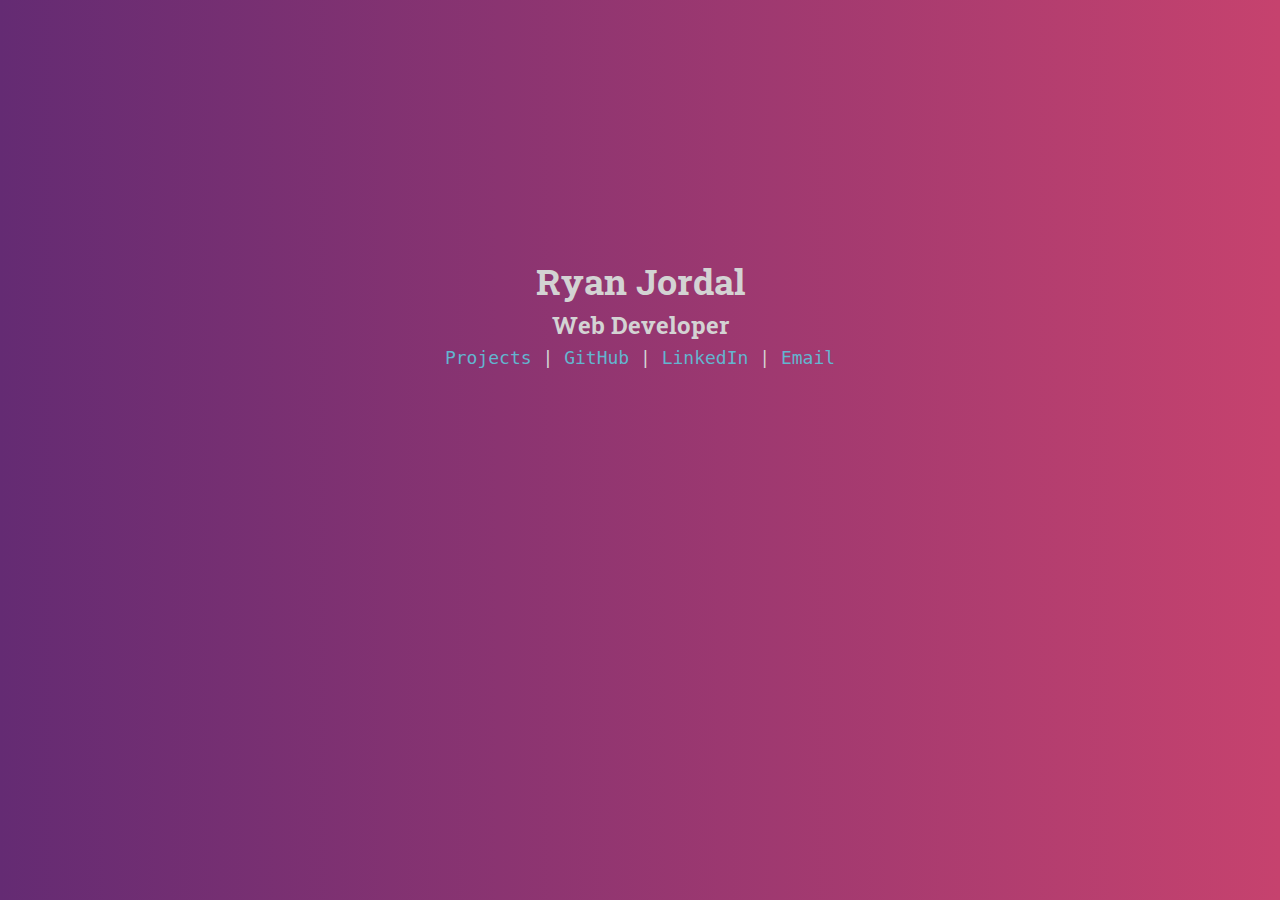
<file: index.html>
<!DOCTYPE HTML>
<html>
  <head>
    <meta name="viewport" content="width=device-width, initial-scale=1">
    <link rel="stylesheet" href="css/bootstrap.min.css">
    <link rel="stylesheet" href="css/style.css">
    <!--Google Fonts Load-->
    <link href="//fonts.googleapis.com/css?family=Open+Sans|Roboto+Slab" rel="stylesheet">
    <!--Google Fonts End-->

    <link rel="shortcut icon" href="assets/favicon.ico"/>
    <meta name="google-site-verification" content="8c3xZa64HLpyPg1Lx6050feAI-inEtsEhXJkRPVGaNY" />
  <title>Ryan Jordal | Web Developer</title>
  </head>
  <body>
    <div class="container">
    <div class="text-center valign info-section">
        <h1><b>Ryan Jordal</b></h1>
        <h3>Web Developer</h3>
        <h4>
            <a href="/projects.html">Projects</a> |
            <a href="http://www.github.com/rayjay00" target="_blank" rel="nofollow">GitHub</a> |</span>
            <a href="https://www.linkedin.com/in/ryanjordal" target="_blank" rel="nofollow">LinkedIn</a> |
            <a href="mailto:hello@ryanjordal.me?subject=Hi%20Ryan" onclick="this.href=this.href.replace(/NOSPAMPLZ/,'')">Email</a>
            <span class="hidden-xs">
            </span>
        </h4>
    </div>
</div>
  <script> type="text/javascript" src="js/bootstrap.min.js"</script>
  <script>
  (function(i,s,o,g,r,a,m){i['GoogleAnalyticsObject']=r;i[r]=i[r]||function(){
  (i[r].q=i[r].q||[]).push(arguments)},i[r].l=1*new Date();a=s.createElement(o),
  m=s.getElementsByTagName(o)[0];a.async=1;a.src=g;m.parentNode.insertBefore(a,m)
  })(window,document,'script','https://www.google-analytics.com/analytics.js','ga');

  ga('create', 'UA-88231414-1', 'auto');
  ga('send', 'pageview');

</script>
<script src="https://ajax.googleapis.com/ajax/libs/jquery/3.1.1/jquery.min.js"></script>
  </body>
</html>
</file>
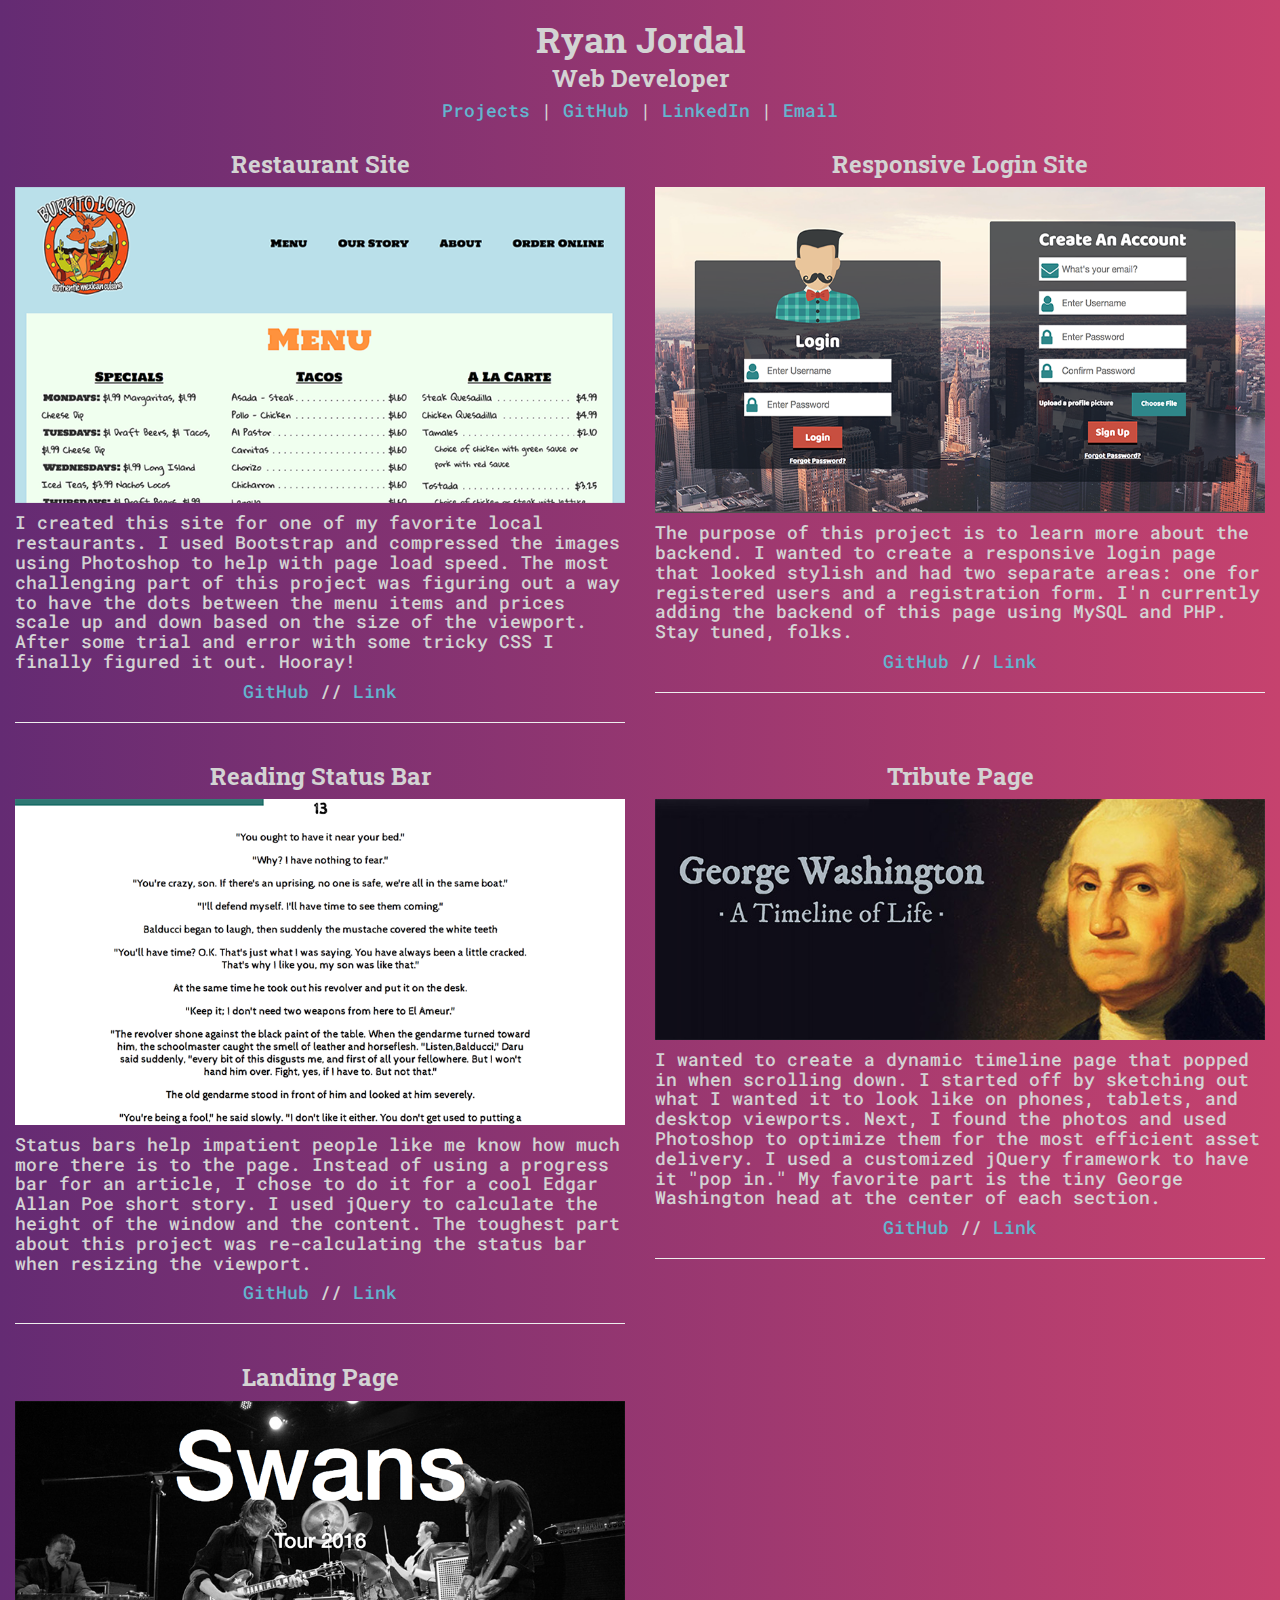
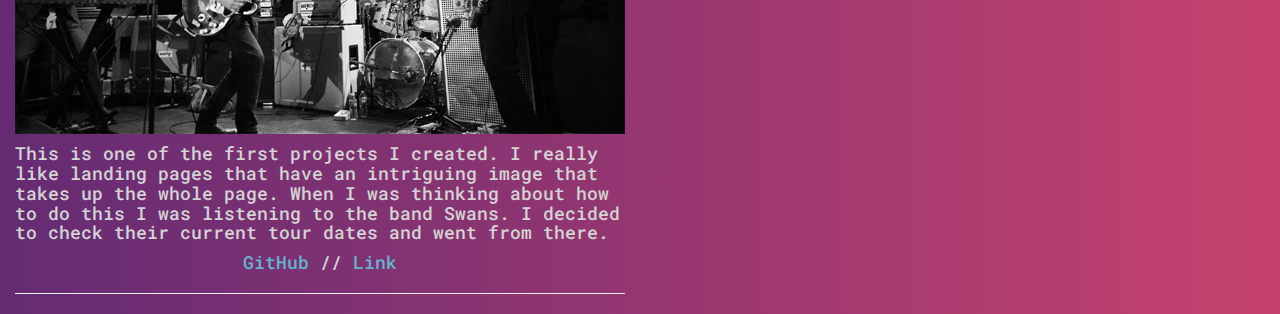
<file: projects.html>
<!DOCTYPE HTML>
<html>
  <head>
    <meta name="viewport" content="width=device-width, initial-scale=1">
    <!--CSS Load-->
    <link rel="stylesheet" href="css/bootstrap.min.css">
    <link rel="stylesheet" href="/css/style.css">
    <!--CSS End-->
    <!--Google Fonts Load-->
    <link href="//fonts.googleapis.com/css?family=Roboto+Mono|Roboto+Slab" rel="stylesheet">
    <!--Google Fonts End-->
    <!--Load Favicon-->
    <link rel="shortcut icon" href="assets/favicon.ico"/>
    <!--Favicon End-->
    <title>Ryan Jordal | Northwest Arkansas Web Developer</title>
  </head>
  <body>
    <div class="container-fluid">
      <header>
        <div class="text-center project-section">
            <h1><b><a href="index.html">Ryan Jordal</a></b></h1>
            <h3 style="margin-top: -5px;"><a href="index.html">Web Developer</a></h3>
            <h4>
                <a href="/projects.html">Projects</a> |
                <a href="http://www.github.com/rayjay00">GitHub</a> |</span>
                <a href="https://www.linkedin.com/in/ryanjordal">LinkedIn</a> |
                <a href="mailto:hello@ryanjordal.me?subject=Hi%20Ryan" onclick="this.href=this.href.replace(/NOSPAMPLZ/,'')">Email
                </a>
            </h4>
          </div><!--.project-section-->
      </header>
      <nav class="navbar navbar-default navbar-static-top">
        <div class="container">
          <div class="navbar-header">
            <button type="button" class="navbar-toggle collapsed" data-toggle="collapse" data-target="#navbar" aria-expanded="false" aria-controls="navbar">
              <span class="sr-only">Toggle navigation</span>
              <span class="icon-bar"></span>
              <span class="icon-bar"></span>
              <span class="icon-bar"></span>
            </button>
            <h1><a href="index.html">Ryan Jordal</a></h1>
            <h4><a href="index.html">Projects</a></h4>
          </div>
          <div id="navbar" class="navbar-collapse collapse">
            <ul class="nav navbar-nav">
              <li><a href="http://www.github.com/rayjay00">GitHub</a></li>
              <li><a href="https://www.linkedin.com/in/ryanjordal">LinkedIn</a></li>
              <li><a href="mailto:hello@ryanjordal.me?subject=Hi%20Ryan" onclick="this.href=this.href.replace(/NOSPAMPLZ/,'')">Email Me</a></li>
            </ul>
          </div>
        </div>
      </nav>
      <div class="row">
        <div class="col-lg-6 col-md-6">
          <h3>Restaurant Site</h3>
            <a href="http://www.burritoloconwa.com"><img class="img-responsive" src="/assets/img/locopage.png"/></a>
            <h4>I created this site for one of my favorite local restaurants. I used Bootstrap and compressed the images using Photoshop to help with page load speed. The most challenging part of this project was figuring out a way to have the dots between the menu items and prices scale up and down based on the size of the viewport. After some trial and error with some tricky CSS I finally figured it out. Hooray!</h4>
            <h4 style="text-align:center">
              <a href="https://github.com/rayjay00/Restaurant-Site">GitHub</a> //
              <a href="http://www.burritoloconwa.com" target="_blank">Link</a>
            </h4>
            <hr>
        </div>
        <div class="col-lg-6 col-md-6">
          <h3>Responsive Login Site</h3>
            <a href="http://www.loginpage.ryanjordal.me"><img class="img-responsive" src="/assets/img/login.png"/></a>
            <h4>The purpose of this project is to learn more about the backend. I wanted to create a responsive login page that looked stylish and had two separate areas: one for registered users and a registration form. I'n  currently adding the backend of this page using MySQL and PHP. Stay tuned, folks.</h4>
            <h4 style="text-align:center">
              <a href="https://github.com/rayjay00/login-page">GitHub</a> //
              <a href="http://www.loginpage.ryanjordal.me" target="_blank">Link</a>
            </h4>
            <hr>
        </div><!--col-lg-6 col-md-6-->
      </div><!--row-->
      <div class="row">
        <div class="col-lg-6 col-md-6">
          <h3>Reading Status Bar</h3>
            <a href="http://www.statusbar.ryanjordal.me"><img class="img-responsive" src="/assets/img/eleonora2.png"/></a>
            <h4>Status bars help impatient people like me know how much more there is to the page. Instead of using a progress bar for an article, I chose to do it for a cool Edgar Allan Poe short story. I used jQuery to calculate the height of the window and the content. The toughest part about this project was re-calculating the status bar when resizing the viewport.</h4>
            <h4 style="text-align:center">
              <a href="https://github.com/rayjay00/Ebook-Project">GitHub</a> //
              <a href="http://www.statusbar.ryanjordal.me" target="_blank">Link</a>
            </h4>
            <hr>
        </div>
        <div class="col-lg-6 col-md-6">
          <h3>Tribute Page</h3>
            <a href="http://www.tributepage.ryanjordal.me"><img class="img-responsive" src="/assets/img/tribute.png"/></a>
            <h4>I wanted to create a dynamic timeline page that popped in when scrolling down. I started off by sketching out what I wanted it to look like on phones, tablets, and desktop viewports. Next, I found the photos and used Photoshop to optimize them for the most efficient asset delivery. I used a customized jQuery framework to have it "pop in." My favorite part is the tiny George Washington head at the center of each section.</h4>
            <h4 style="text-align:center">
              <a href="https://github.com/rayjay00/Vertical-Timeline-Tribute">GitHub</a> //
              <a href="http://www.tributepage.ryanjordal.me" target="_blank">Link</a>
            </h4>
            <hr>
        </div><!--col-lg-6 col-md-6-->
      </div><!-- row -->
      <div class="row">
      <div class="col-lg-6 col-md-6">
        <h3>Landing Page</h3>
          <a href="http://www.landingpage.ryanjordal.me"><img class="img-responsive" src="/assets/img/swans.png"/></a>
          <h4>This is one of the first projects I created. I really like landing pages that have an intriguing image that takes up the whole page. When I was thinking about how to do this I was listening to the band Swans. I decided to check their current tour dates and went from there.</h4>
          <h4 style="text-align:center">
            <a href="projects.html">GitHub</a> //
            <a href="http://www.landingpage.ryanjordal.me" target="_blank">Link</a>
          </h4>
          <hr>
      </div>
    </div><!--row-->
  </div><!--.container-fluid-->
  <script src="https://code.jquery.com/jquery-2.1.3.min.js"></script>
  <script src="http://maxcdn.bootstrapcdn.com/bootstrap/3.3.1/js/bootstrap.min.js"></script>
</body>
</html>
</file>
<file: css/style.css>
body {
  background-color: background: #642b73; /* fallback for old browsers */
  background: -webkit-linear-gradient(to right, #642b73, #c6426e); /* Chrome 10-25, Safari 5.1-6 */
  background: linear-gradient(to right, #642b73, #c6426e); /* W3C, IE 10+/ Edge, Firefox 16+, Chrome 26+, Opera 12+, Safari 7+ */
}

.info-section {
  position: relative;
  margin-top: 23%;
}
.text-center h1 {
  color: #d3d3d3;
font-family: 'Roboto Slab', serif;
}

.text-center h3 {
  color: #d3d3d3;
  margin-top: 0.00001%;
}

.text-center h4 a {
  color: #63b5cf;
}

.navbar-header button {
  margin-top: 22px;
  float: right;
}

h4 {
  color: #d3d3d3;
  font-family: 'Roboto Mono', monospace;
}

h4 a {
  color: #63b5cf;
  font-family: 'Roboto Mono', monospace;

}
.navbar-header h1 a {
  color: black;
}

.navbar-header h4 a {
  color: black;
}

.navbar-header h1 a:hover {
  text-decoration: none;
}

.navbar-header h4 a:hover {
  color: black;
  text-decoration: none;
}

.navbar li {
  color: #000
}

h3 {
  text-align: center;
  font-weight: bolder;
  color: #d3d3d3;
  font-family: 'Roboto Slab', serif;
}

/* The fast way */

.main-points {

}

.project-section h1 b a  {
   color: inherit;
}

.project-section h3 a  {
   color: inherit;
}

.project-section h1 b a:  {
   color: inherit;
}

.project-section h3 a  {
   color: inherit;
}

.navbar-header {
  background-color: background: #642b73; /* fallback for old browsers */
  background: -webkit-linear-gradient(to right, #642b73, #c6426e); /* Chrome 10-25, Safari 5.1-6 */
  background: linear-gradient(to right, #642b73, #c6426e); /* W3C, IE 10+/ Edge, Firefox 16+, Chrome 26+, Opera 12+, Safari 7+ */
  border: none;
  box-shadow: none;
  margin-bottom: -5px;
}

.navbar-header h1 a {
  color: #d3d3d3;
  font-family: 'Roboto Mono', monospace;

}

.navbar-header h4 a {
  color: #d3d3d3;

}

.icon-bar {
  background: #d3d3d3 !important;

}

/* Media Queries */

/*Extra small devices (portrait phones, less than 576px)*/
@media (max-width 575px) {
  project-section {
    display: none;
  }
}

/*Medium devices (tablets, 768px and up)*/
@media (max-width: 768px) {

  .navbar-default {
    background: #d3d3d3;
  }
  header {
    display: none;
  }

}

/*Large devices (desktops, 992px and up)*/
@media (min-width: 992px) {

  nav {
    display: none;
  }
}

/*Extra large devices (large desktops, 1200px and up)*/
@media (min-width: 1200px) {

  .nav {
    display: none;
  }

  .nav h1 {
    display: none;
  }

}
</file>
